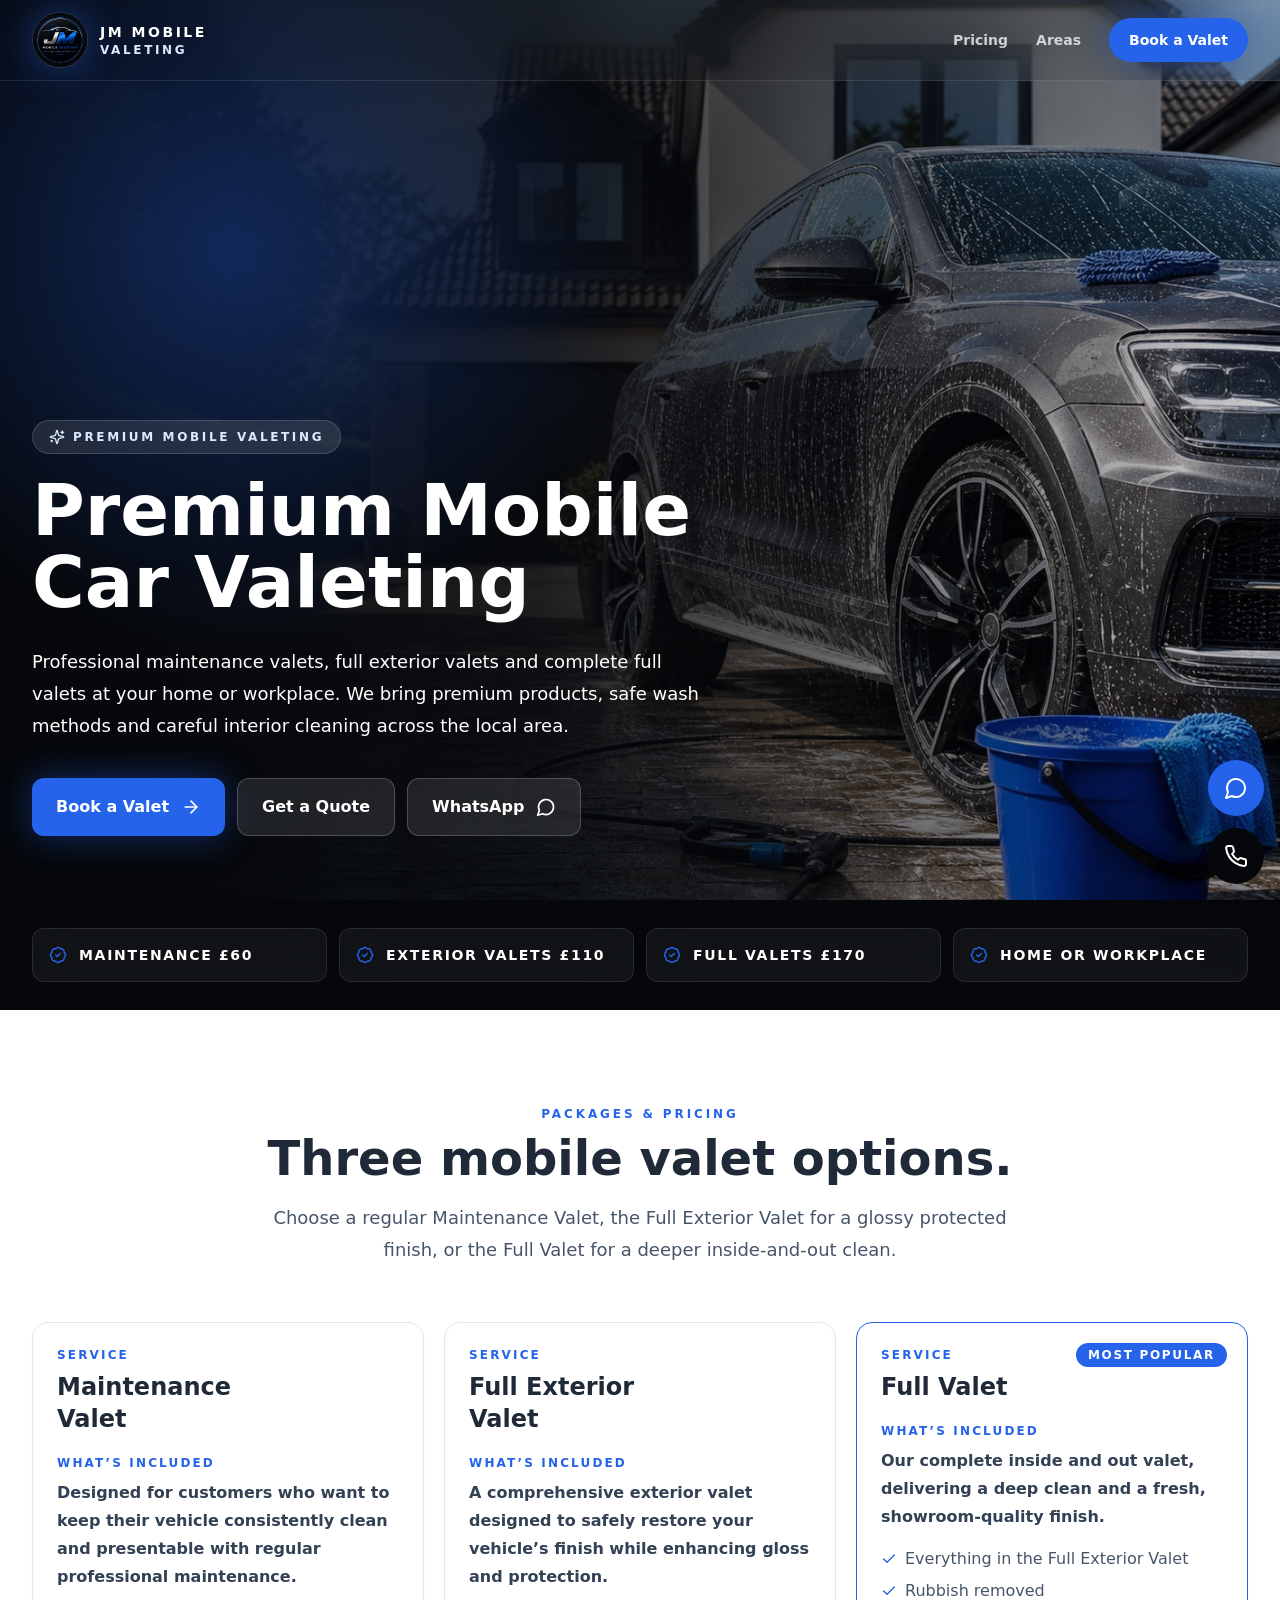
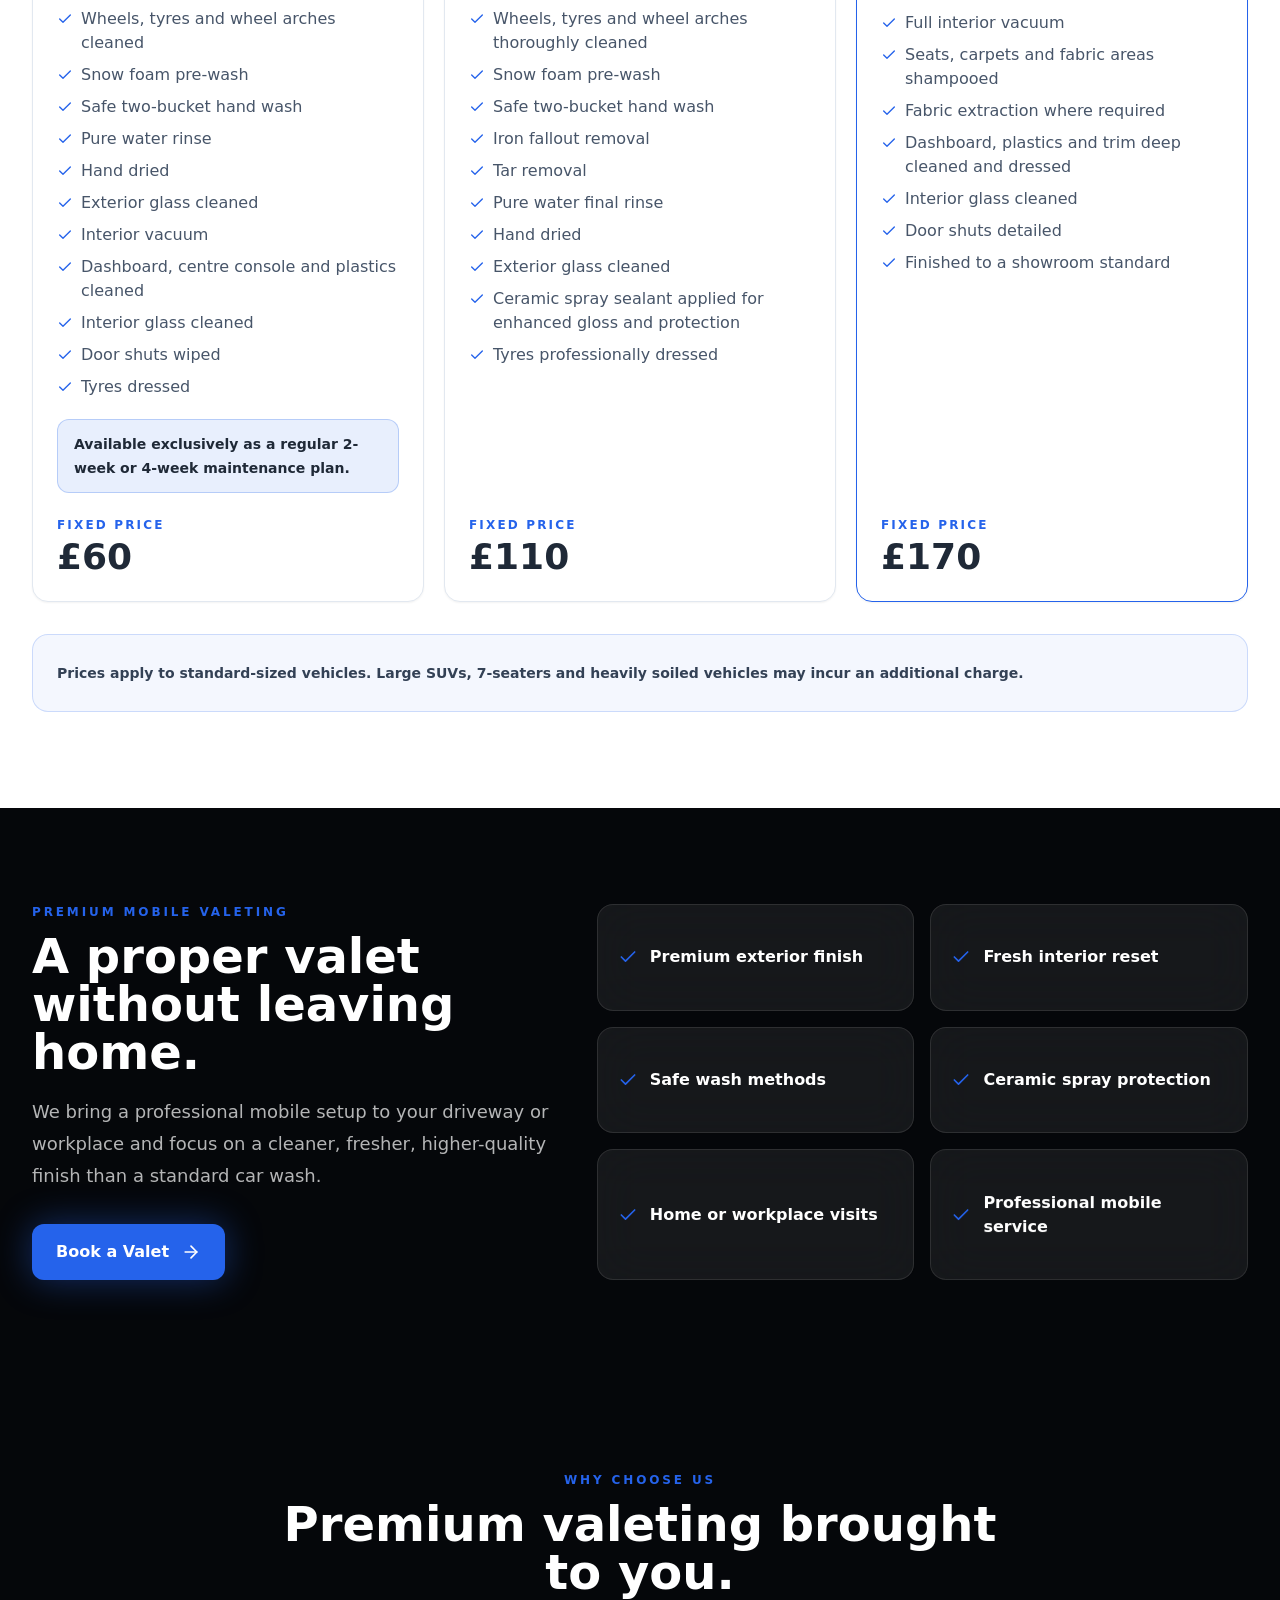
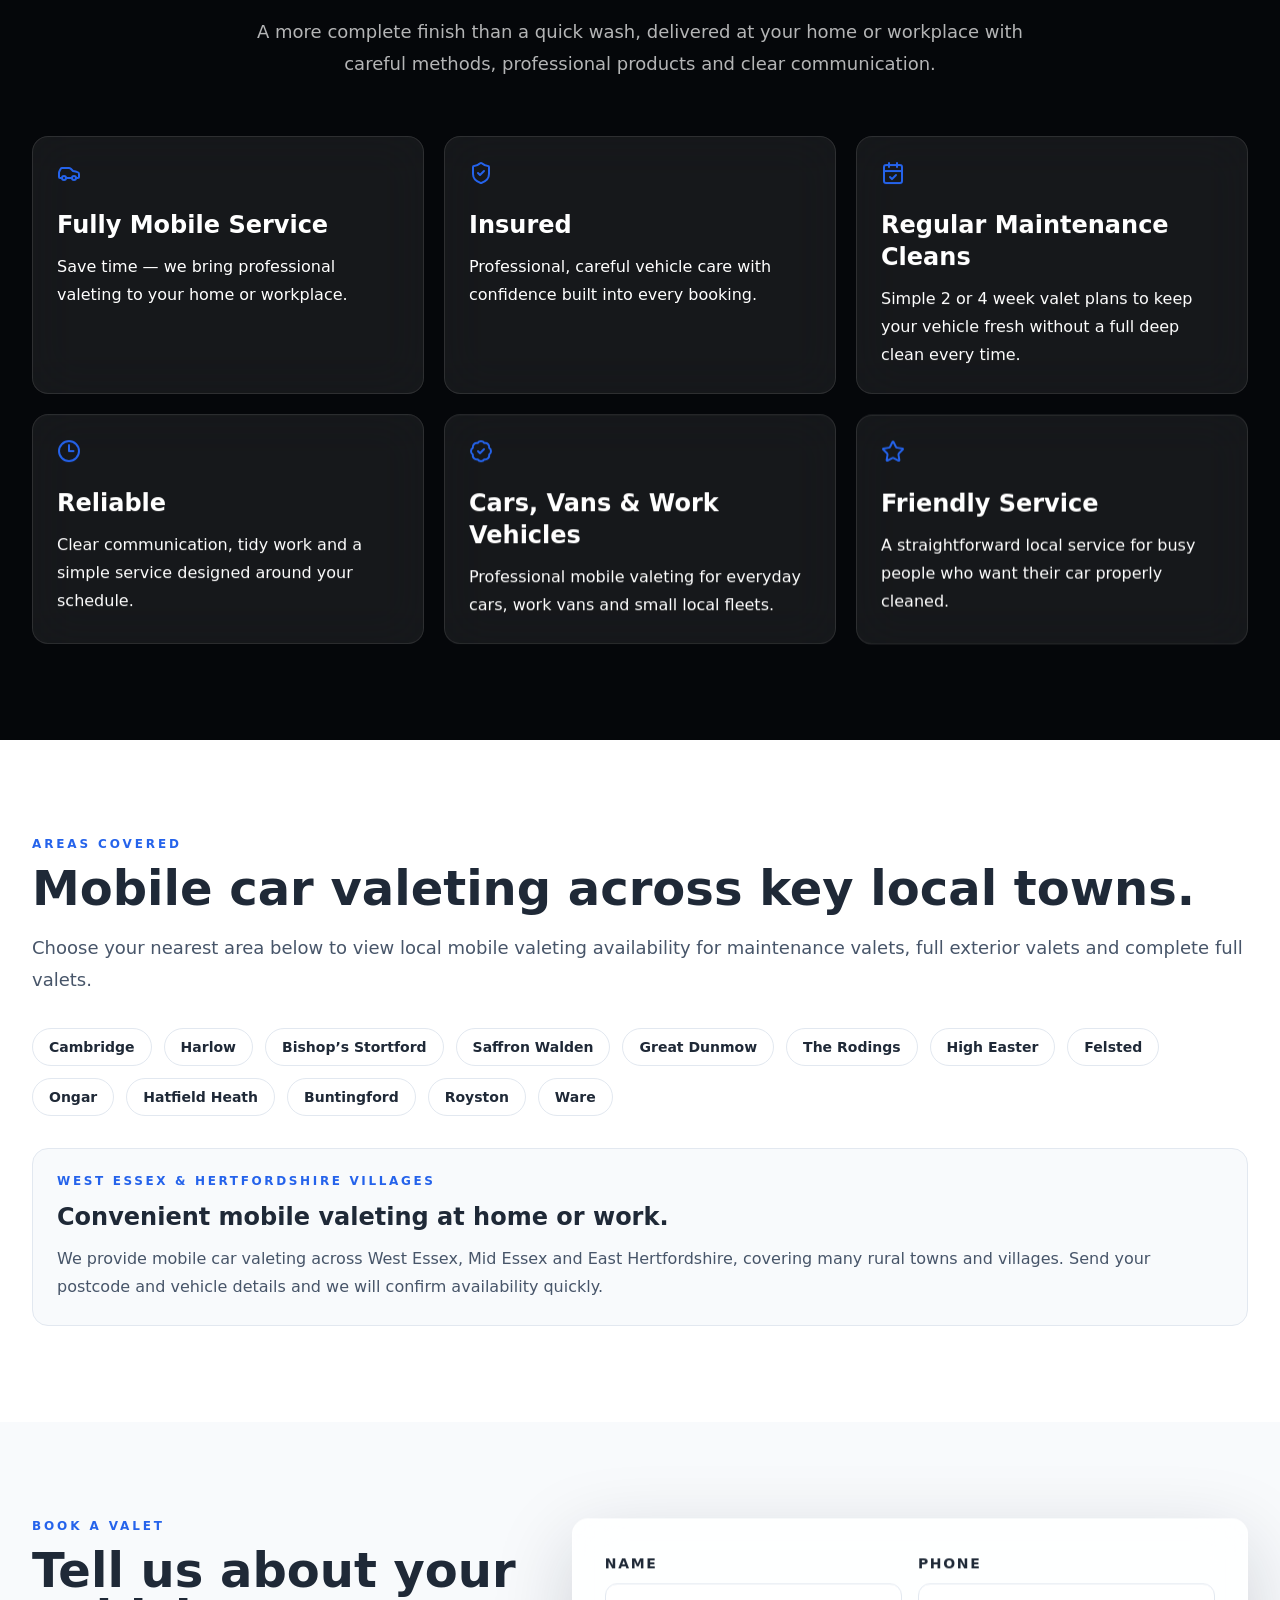
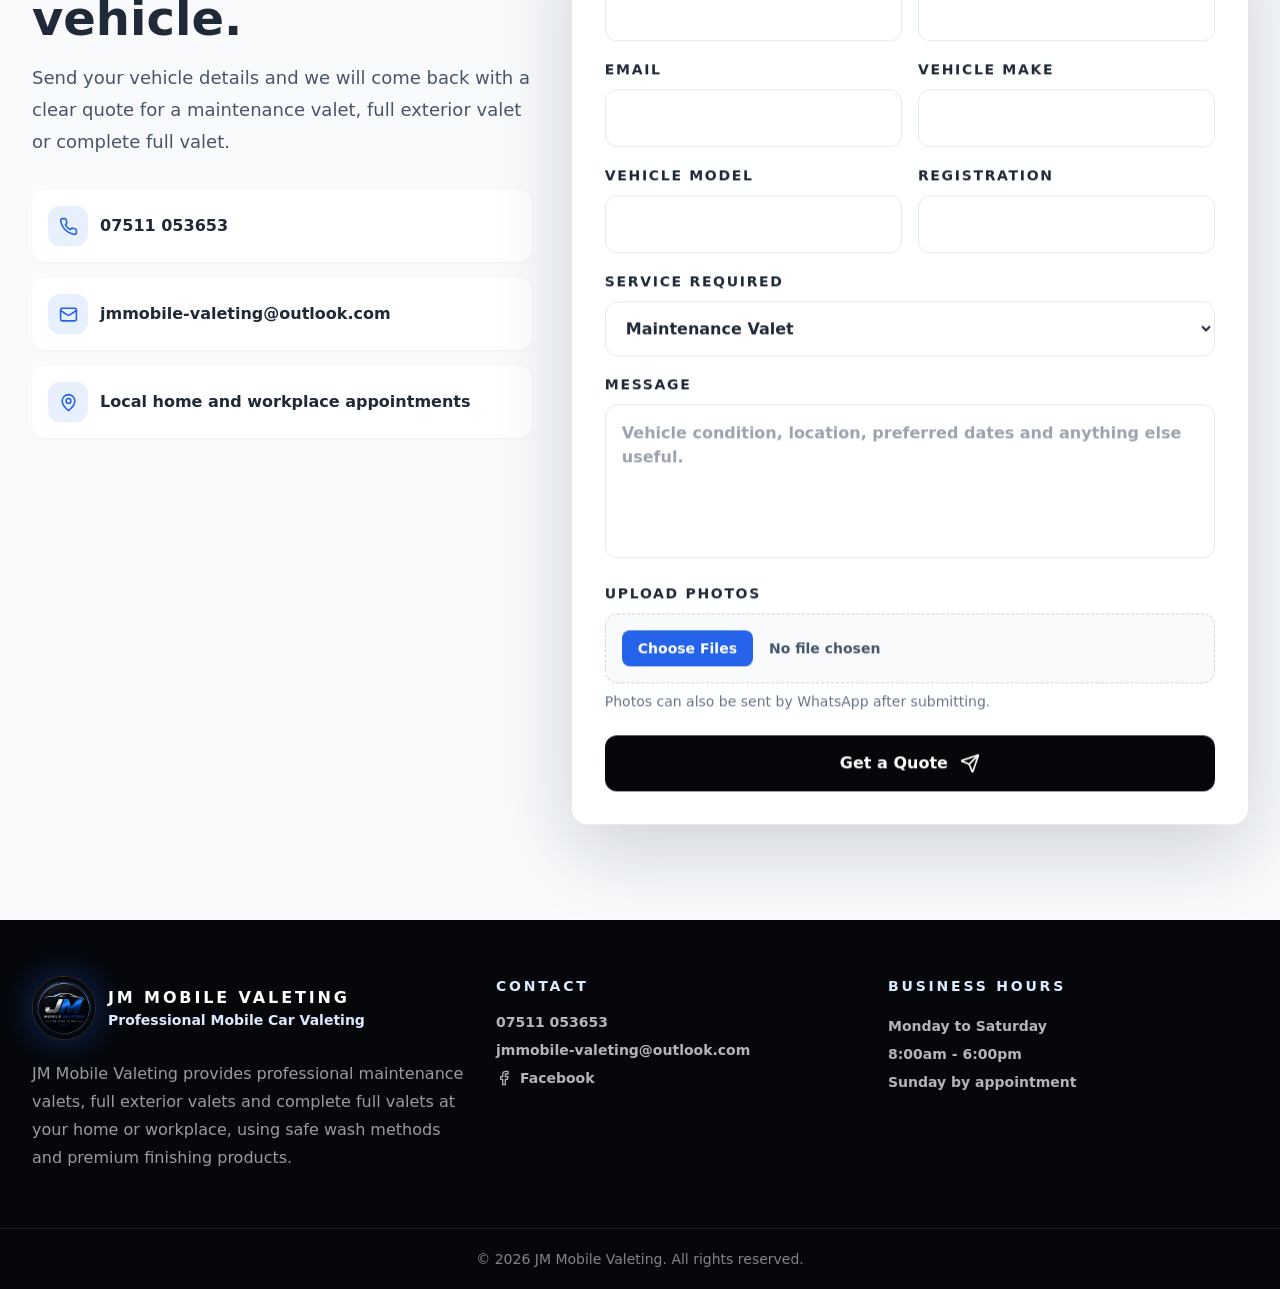
<file: index.html>
<!doctype html>
<html lang="en">
  <head>
    <meta charset="UTF-8" />
    <meta name="viewport" content="width=device-width, initial-scale=1.0" />
    <meta name="description" content="Mobile car valeting across Cambridge, Harlow, Bishop's Stortford, Saffron Walden, Great Dunmow, West Essex, Mid Essex and East Hertfordshire. Maintenance valets at £60, full exterior valets at £110 and full valets at £170." />
    <meta property="og:title" content="JM Mobile Valeting | Premium Mobile Valeting" />
    <meta property="og:description" content="Professional mobile valeting at your home or workplace. Maintenance valets at £60, full exterior valets at £110 and full valets at £170." />
    <meta property="og:type" content="website" />
    <meta property="og:image" content="./valeting-photos/hero-luxury-valeting.jpg" />
    <link rel="icon" href="./favicon.svg" type="image/svg+xml" />
    <title>JM Mobile Valeting | Premium Mobile Valeting</title>
    <script type="module" crossorigin src="./assets/index-B0g-IAdA.js"></script>
    <link rel="stylesheet" crossorigin href="./assets/index-CRTFkrTY.css">
  </head>
  <body>
    <div id="root"></div>
  </body>
</html>
</file>
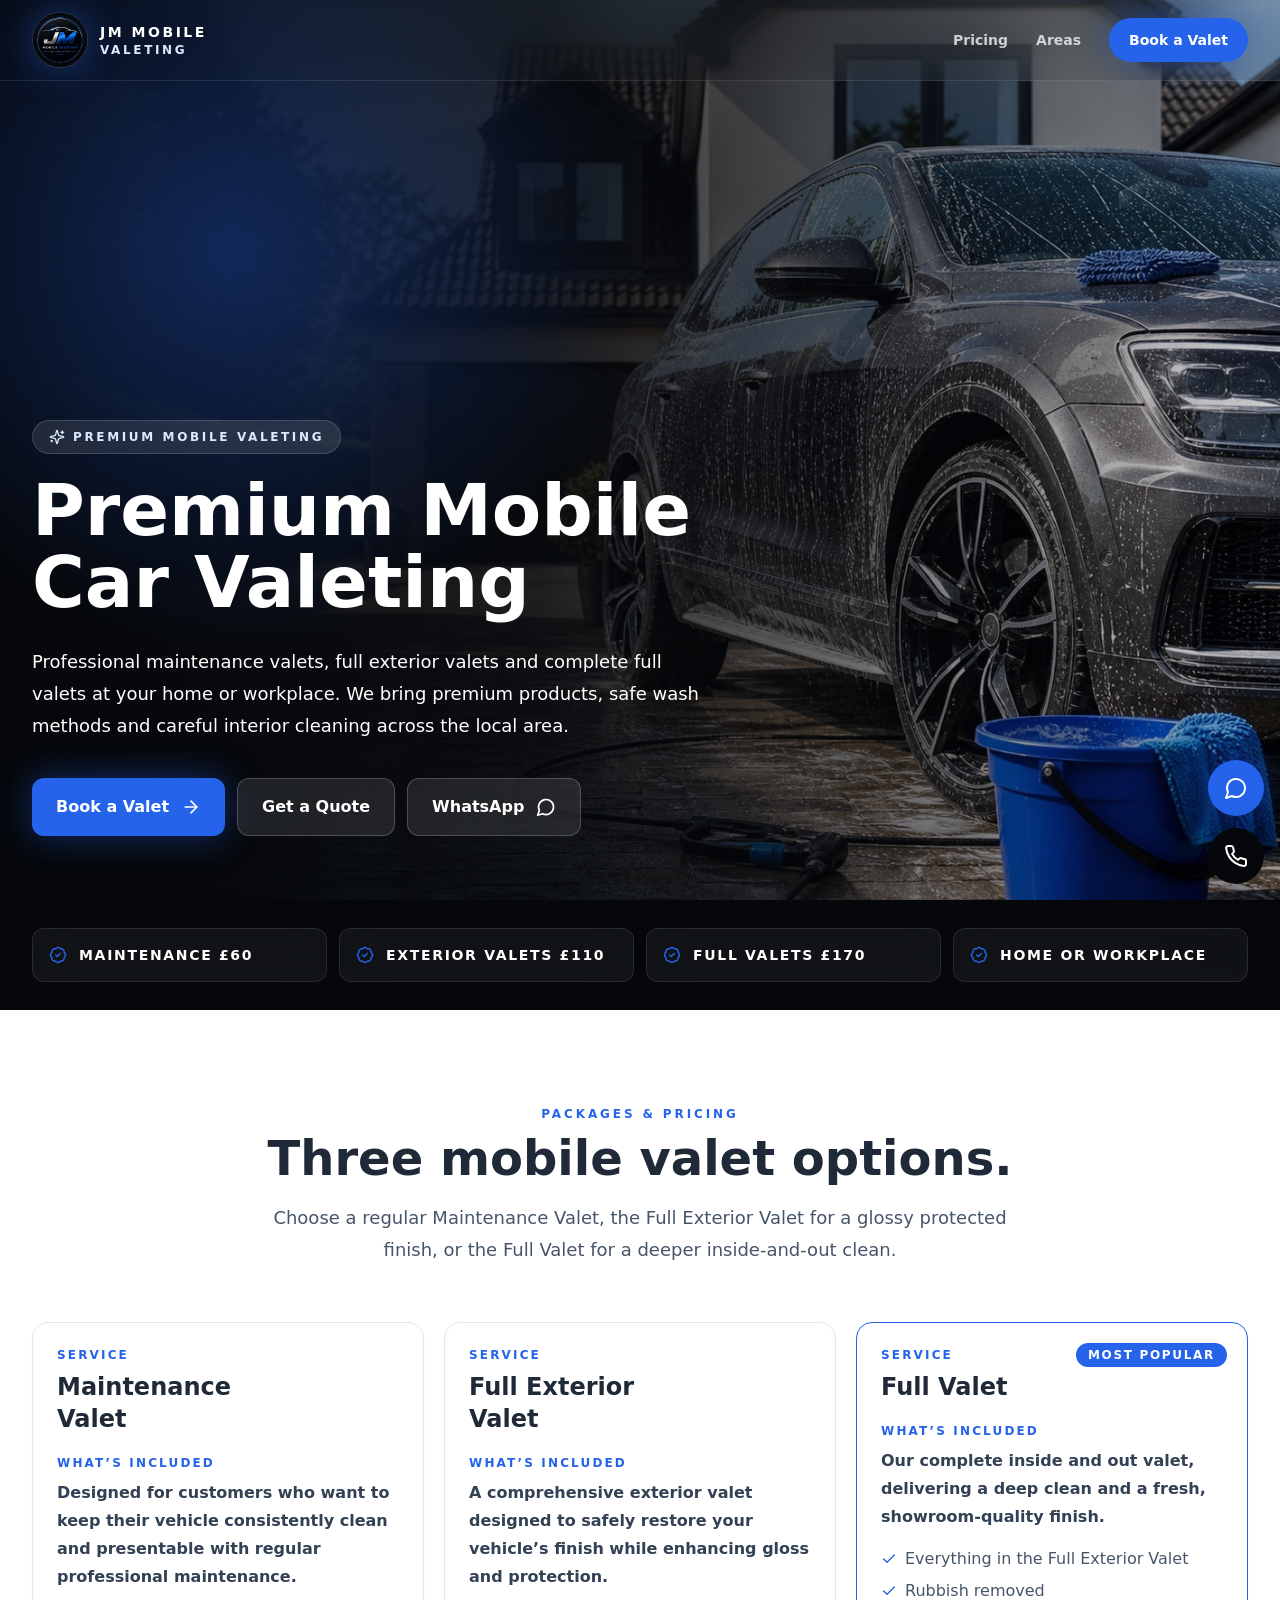
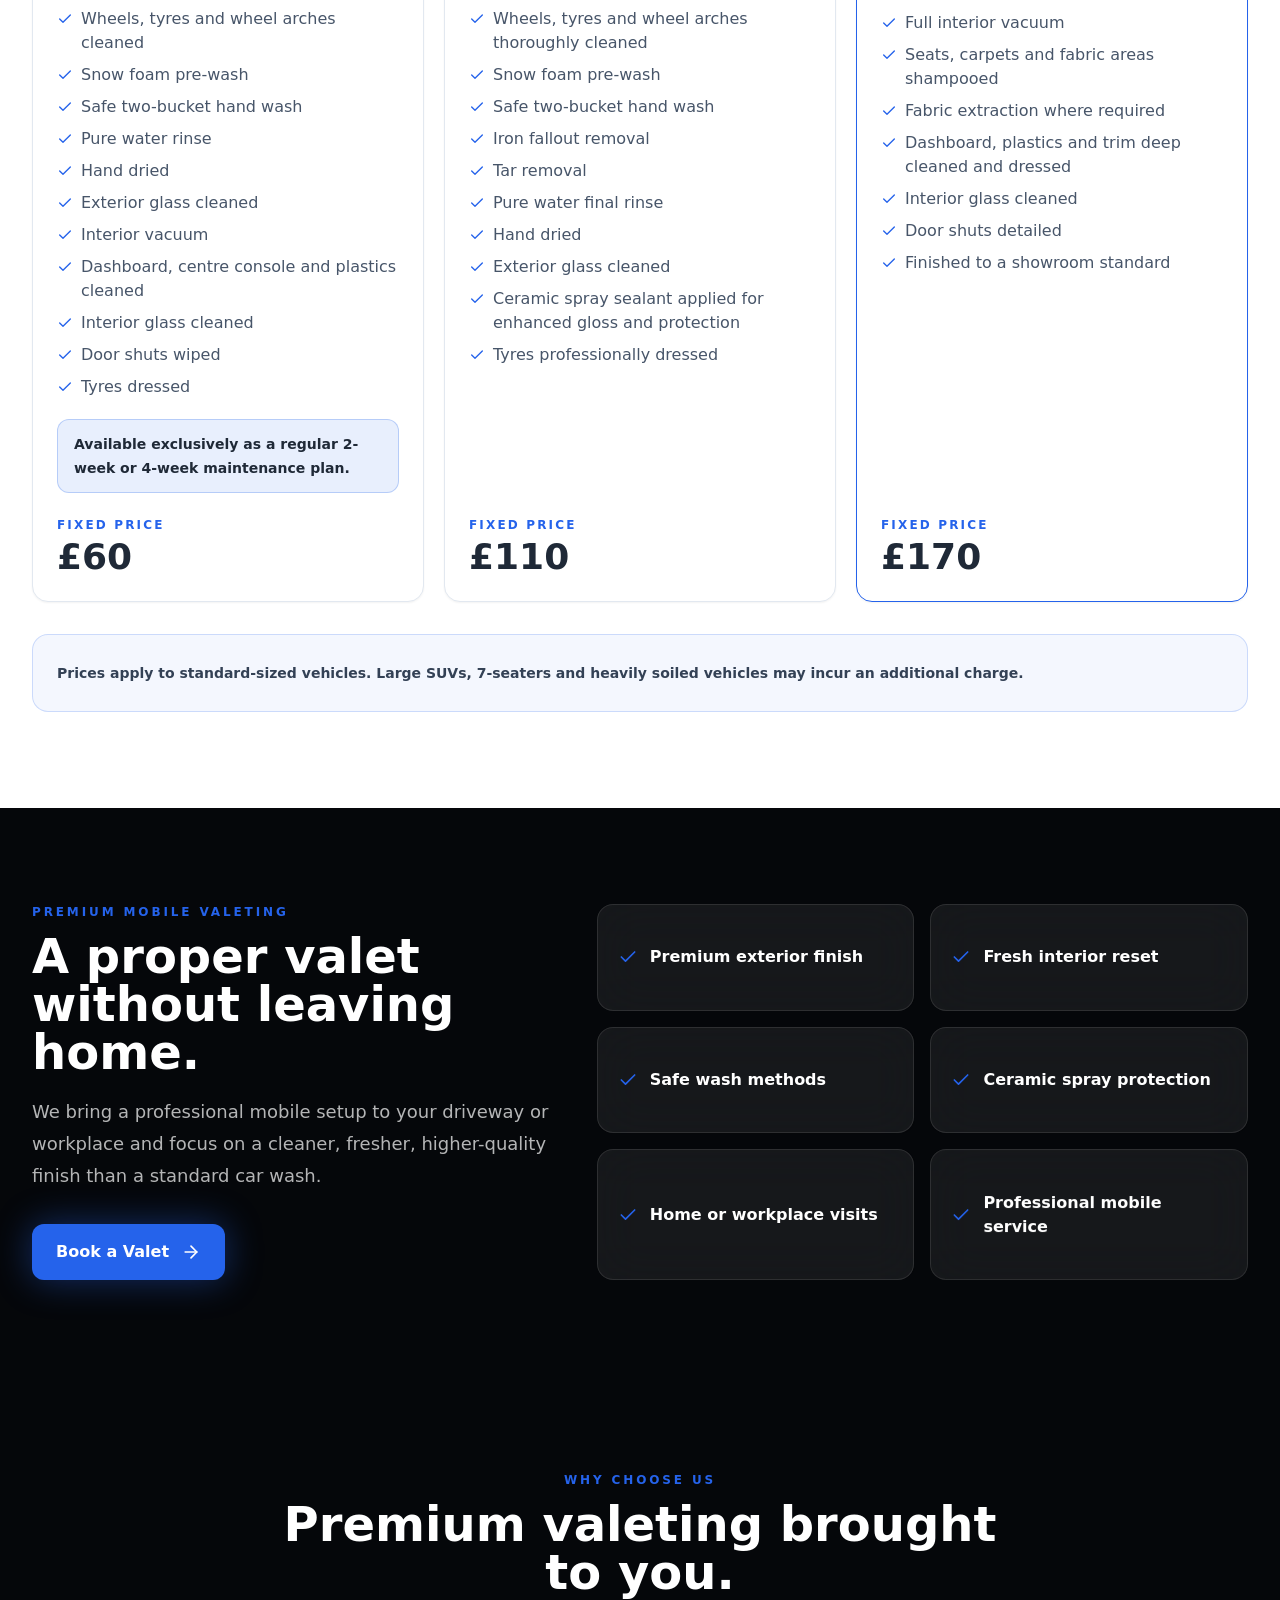
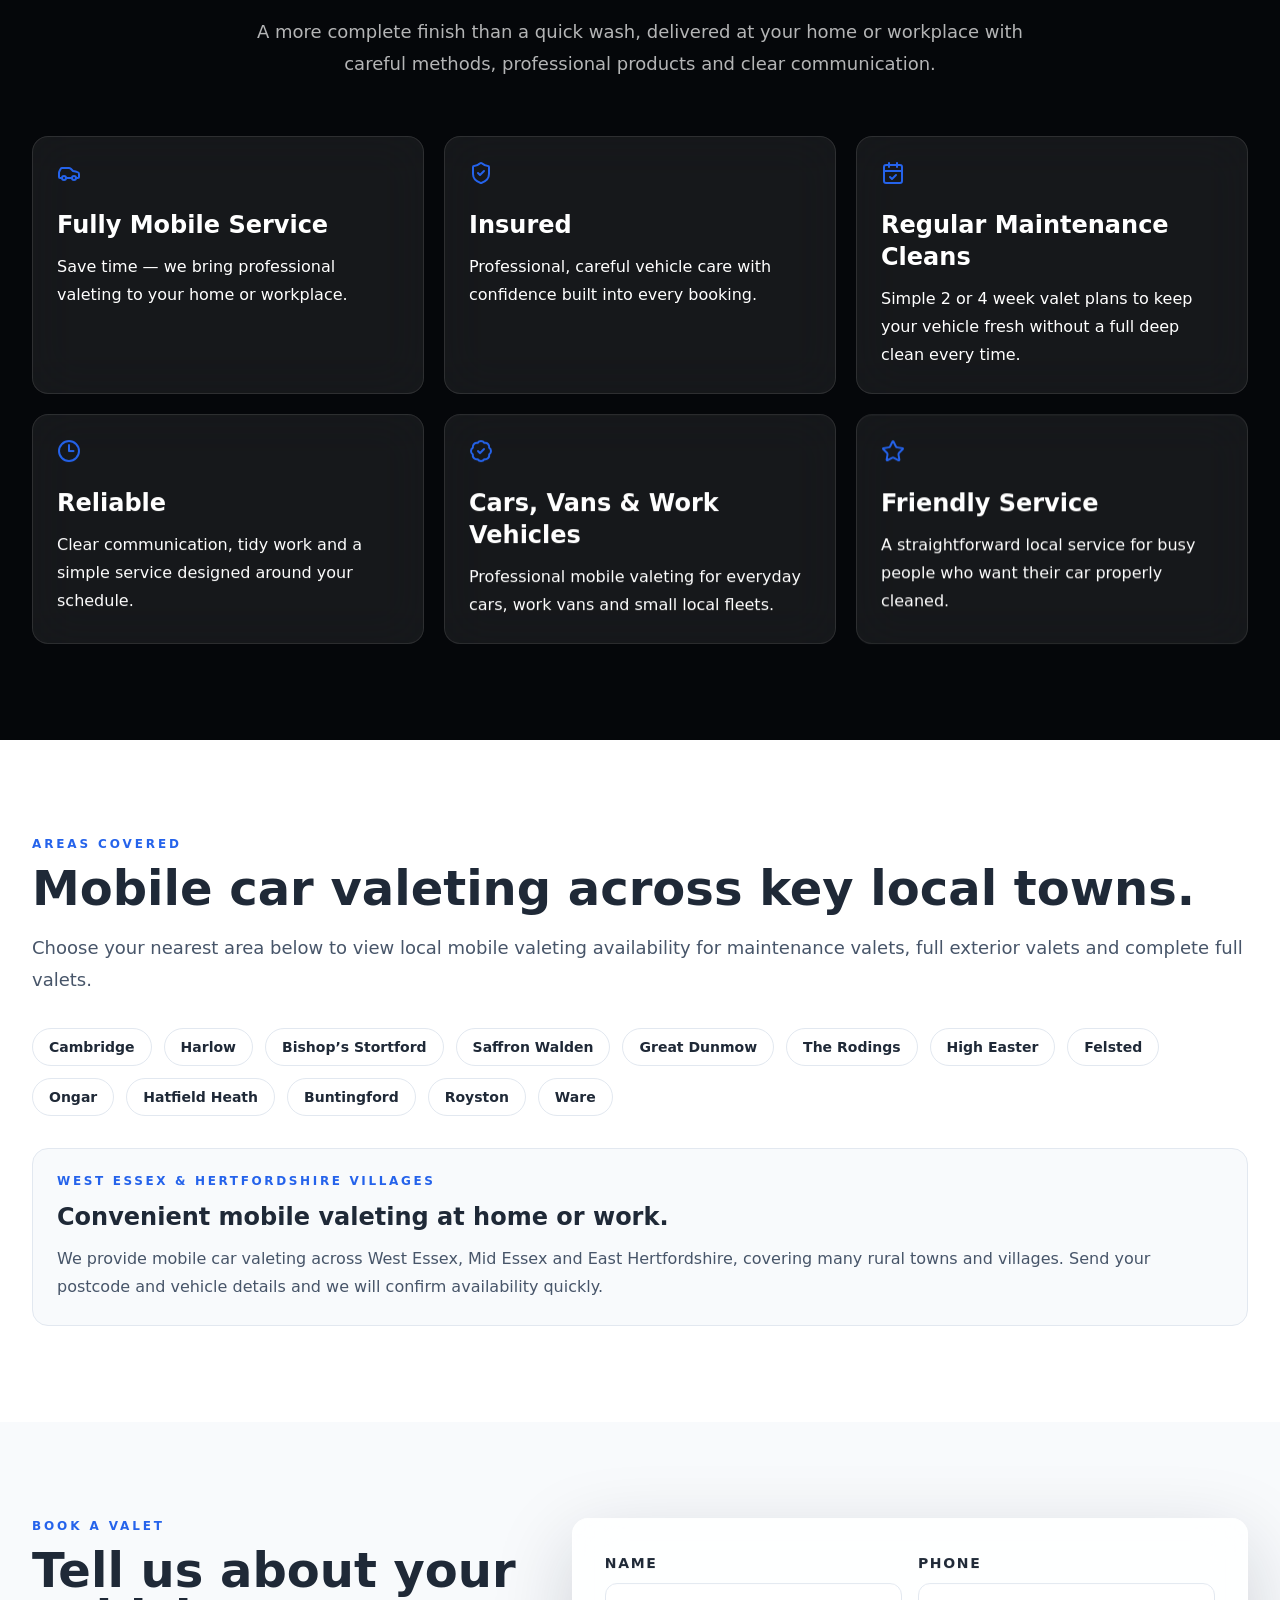
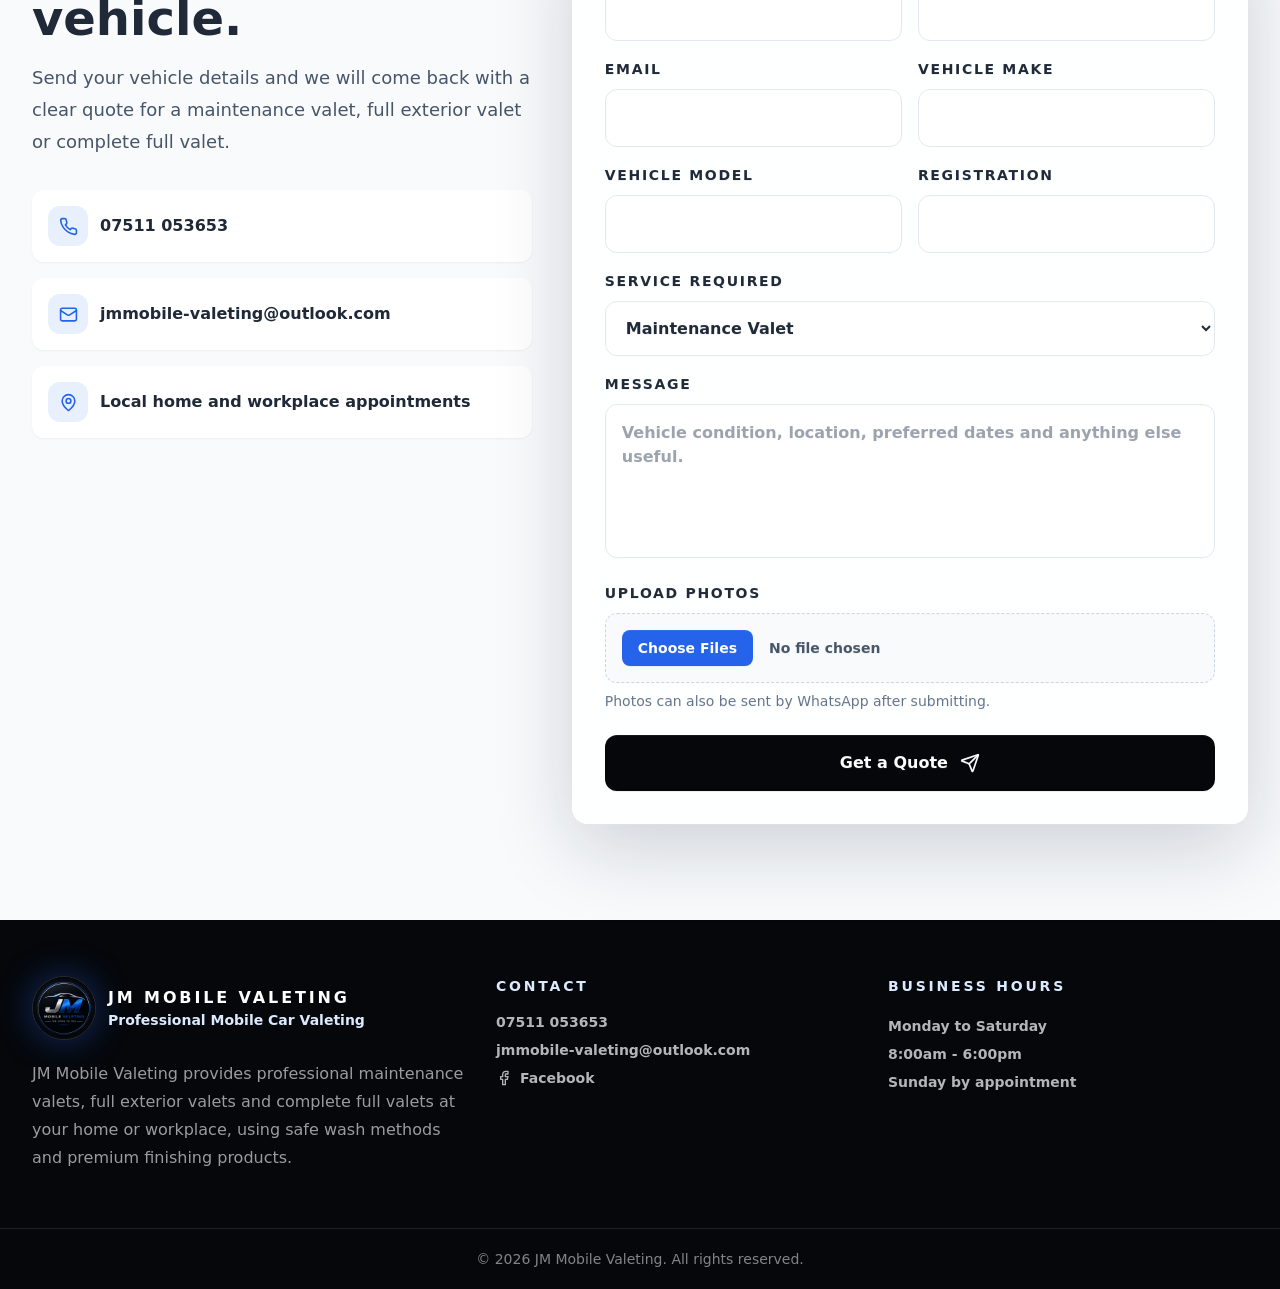
<file: locations/bishops-stortford/index.html>
<!doctype html>
<html lang="en">
  <head>
    <meta charset="UTF-8" />
    <meta name="viewport" content="width=device-width, initial-scale=1.0" />
    <meta name="description" content="Mobile car valeting across Cambridge, Harlow, Bishop's Stortford, Saffron Walden, Great Dunmow, West Essex, Mid Essex and East Hertfordshire. Maintenance valets at £60, full exterior valets at £110 and full valets at £170." />
    <meta property="og:title" content="JM Mobile Valeting | Premium Mobile Valeting" />
    <meta property="og:description" content="Professional mobile valeting at your home or workplace. Maintenance valets at £60, full exterior valets at £110 and full valets at £170." />
    <meta property="og:type" content="website" />
    <meta property="og:image" content="../../valeting-photos/hero-luxury-valeting.jpg" />
    <link rel="icon" href="../../favicon.svg" type="image/svg+xml" />
    <title>JM Mobile Valeting | Premium Mobile Valeting</title>
    <script type="module" crossorigin src="../../assets/index-B0g-IAdA.js"></script>
    <link rel="stylesheet" crossorigin href="../../assets/index-CRTFkrTY.css">
  </head>
  <body>
    <div id="root"></div>
  </body>
</html>
</file>
<file: assets/index-CRTFkrTY.css>
*,:before,:after{--tw-border-spacing-x: 0;--tw-border-spacing-y: 0;--tw-translate-x: 0;--tw-translate-y: 0;--tw-rotate: 0;--tw-skew-x: 0;--tw-skew-y: 0;--tw-scale-x: 1;--tw-scale-y: 1;--tw-pan-x: ;--tw-pan-y: ;--tw-pinch-zoom: ;--tw-scroll-snap-strictness: proximity;--tw-gradient-from-position: ;--tw-gradient-via-position: ;--tw-gradient-to-position: ;--tw-ordinal: ;--tw-slashed-zero: ;--tw-numeric-figure: ;--tw-numeric-spacing: ;--tw-numeric-fraction: ;--tw-ring-inset: ;--tw-ring-offset-width: 0px;--tw-ring-offset-color: #fff;--tw-ring-color: rgb(59 130 246 / .5);--tw-ring-offset-shadow: 0 0 #0000;--tw-ring-shadow: 0 0 #0000;--tw-shadow: 0 0 #0000;--tw-shadow-colored: 0 0 #0000;--tw-blur: ;--tw-brightness: ;--tw-contrast: ;--tw-grayscale: ;--tw-hue-rotate: ;--tw-invert: ;--tw-saturate: ;--tw-sepia: ;--tw-drop-shadow: ;--tw-backdrop-blur: ;--tw-backdrop-brightness: ;--tw-backdrop-contrast: ;--tw-backdrop-grayscale: ;--tw-backdrop-hue-rotate: ;--tw-backdrop-invert: ;--tw-backdrop-opacity: ;--tw-backdrop-saturate: ;--tw-backdrop-sepia: ;--tw-contain-size: ;--tw-contain-layout: ;--tw-contain-paint: ;--tw-contain-style: }::backdrop{--tw-border-spacing-x: 0;--tw-border-spacing-y: 0;--tw-translate-x: 0;--tw-translate-y: 0;--tw-rotate: 0;--tw-skew-x: 0;--tw-skew-y: 0;--tw-scale-x: 1;--tw-scale-y: 1;--tw-pan-x: ;--tw-pan-y: ;--tw-pinch-zoom: ;--tw-scroll-snap-strictness: proximity;--tw-gradient-from-position: ;--tw-gradient-via-position: ;--tw-gradient-to-position: ;--tw-ordinal: ;--tw-slashed-zero: ;--tw-numeric-figure: ;--tw-numeric-spacing: ;--tw-numeric-fraction: ;--tw-ring-inset: ;--tw-ring-offset-width: 0px;--tw-ring-offset-color: #fff;--tw-ring-color: rgb(59 130 246 / .5);--tw-ring-offset-shadow: 0 0 #0000;--tw-ring-shadow: 0 0 #0000;--tw-shadow: 0 0 #0000;--tw-shadow-colored: 0 0 #0000;--tw-blur: ;--tw-brightness: ;--tw-contrast: ;--tw-grayscale: ;--tw-hue-rotate: ;--tw-invert: ;--tw-saturate: ;--tw-sepia: ;--tw-drop-shadow: ;--tw-backdrop-blur: ;--tw-backdrop-brightness: ;--tw-backdrop-contrast: ;--tw-backdrop-grayscale: ;--tw-backdrop-hue-rotate: ;--tw-backdrop-invert: ;--tw-backdrop-opacity: ;--tw-backdrop-saturate: ;--tw-backdrop-sepia: ;--tw-contain-size: ;--tw-contain-layout: ;--tw-contain-paint: ;--tw-contain-style: }*,:before,:after{box-sizing:border-box;border-width:0;border-style:solid;border-color:#e5e7eb}:before,:after{--tw-content: ""}html,:host{line-height:1.5;-webkit-text-size-adjust:100%;-moz-tab-size:4;-o-tab-size:4;tab-size:4;font-family:ui-sans-serif,system-ui,sans-serif,"Apple Color Emoji","Segoe UI Emoji",Segoe UI Symbol,"Noto Color Emoji";font-feature-settings:normal;font-variation-settings:normal;-webkit-tap-highlight-color:transparent}body{margin:0;line-height:inherit}hr{height:0;color:inherit;border-top-width:1px}abbr:where([title]){-webkit-text-decoration:underline dotted;text-decoration:underline dotted}h1,h2,h3,h4,h5,h6{font-size:inherit;font-weight:inherit}a{color:inherit;text-decoration:inherit}b,strong{font-weight:bolder}code,kbd,samp,pre{font-family:ui-monospace,SFMono-Regular,Menlo,Monaco,Consolas,Liberation Mono,Courier New,monospace;font-feature-settings:normal;font-variation-settings:normal;font-size:1em}small{font-size:80%}sub,sup{font-size:75%;line-height:0;position:relative;vertical-align:baseline}sub{bottom:-.25em}sup{top:-.5em}table{text-indent:0;border-color:inherit;border-collapse:collapse}button,input,optgroup,select,textarea{font-family:inherit;font-feature-settings:inherit;font-variation-settings:inherit;font-size:100%;font-weight:inherit;line-height:inherit;letter-spacing:inherit;color:inherit;margin:0;padding:0}button,select{text-transform:none}button,input:where([type=button]),input:where([type=reset]),input:where([type=submit]){-webkit-appearance:button;background-color:transparent;background-image:none}:-moz-focusring{outline:auto}:-moz-ui-invalid{box-shadow:none}progress{vertical-align:baseline}::-webkit-inner-spin-button,::-webkit-outer-spin-button{height:auto}[type=search]{-webkit-appearance:textfield;outline-offset:-2px}::-webkit-search-decoration{-webkit-appearance:none}::-webkit-file-upload-button{-webkit-appearance:button;font:inherit}summary{display:list-item}blockquote,dl,dd,h1,h2,h3,h4,h5,h6,hr,figure,p,pre{margin:0}fieldset{margin:0;padding:0}legend{padding:0}ol,ul,menu{list-style:none;margin:0;padding:0}dialog{padding:0}textarea{resize:vertical}input::-moz-placeholder,textarea::-moz-placeholder{opacity:1;color:#9ca3af}input::placeholder,textarea::placeholder{opacity:1;color:#9ca3af}button,[role=button]{cursor:pointer}:disabled{cursor:default}img,svg,video,canvas,audio,iframe,embed,object{display:block;vertical-align:middle}img,video{max-width:100%;height:auto}[hidden]:where(:not([hidden=until-found])){display:none}html{scroll-behavior:smooth}body{margin:0;min-width:320px;background:#fff;font-family:Inter,ui-sans-serif,system-ui,sans-serif;-webkit-font-smoothing:antialiased;text-rendering:optimizeLegibility}*{box-sizing:border-box}::-moz-selection{background:#2563eb;color:#fff}::selection{background:#2563eb;color:#fff}.visible{visibility:visible}.fixed{position:fixed}.absolute{position:absolute}.relative{position:relative}.inset-0{inset:0}.inset-x-0{left:0;right:0}.bottom-4{bottom:1rem}.right-4{right:1rem}.right-5{right:1.25rem}.top-0{top:0}.top-4{top:1rem}.top-5{top:1.25rem}.z-50{z-index:50}.mx-auto{margin-left:auto;margin-right:auto}.mb-14{margin-bottom:3.5rem}.mb-3{margin-bottom:.75rem}.mb-5{margin-bottom:1.25rem}.mt-1{margin-top:.25rem}.mt-2{margin-top:.5rem}.mt-3{margin-top:.75rem}.mt-4{margin-top:1rem}.mt-5{margin-top:1.25rem}.mt-6{margin-top:1.5rem}.mt-7{margin-top:1.75rem}.mt-8{margin-top:2rem}.mt-9{margin-top:2.25rem}.mt-auto{margin-top:auto}.block{display:block}.flex{display:flex}.inline-flex{display:inline-flex}.grid{display:grid}.hidden{display:none}.h-10{height:2.5rem}.h-12{height:3rem}.h-14{height:3.5rem}.h-16{height:4rem}.h-20{height:5rem}.h-full{height:100%}.h-px{height:1px}.min-h-\[82vh\]{min-height:82vh}.min-h-screen{min-height:100vh}.w-10{width:2.5rem}.w-12{width:3rem}.w-14{width:3.5rem}.w-16{width:4rem}.w-full{width:100%}.max-w-2xl{max-width:42rem}.max-w-3xl{max-width:48rem}.max-w-7xl{max-width:80rem}.max-w-md{max-width:28rem}.shrink-0{flex-shrink:0}.-translate-x-full{--tw-translate-x: -100%;transform:translate(var(--tw-translate-x),var(--tw-translate-y)) rotate(var(--tw-rotate)) skew(var(--tw-skew-x)) skewY(var(--tw-skew-y)) scaleX(var(--tw-scale-x)) scaleY(var(--tw-scale-y))}.resize-none{resize:none}.flex-col{flex-direction:column}.flex-wrap{flex-wrap:wrap}.place-items-center{place-items:center}.items-end{align-items:flex-end}.items-center{align-items:center}.justify-center{justify-content:center}.justify-between{justify-content:space-between}.gap-10{gap:2.5rem}.gap-2{gap:.5rem}.gap-3{gap:.75rem}.gap-4{gap:1rem}.gap-5{gap:1.25rem}.gap-7{gap:1.75rem}.gap-8{gap:2rem}.space-y-2>:not([hidden])~:not([hidden]){--tw-space-y-reverse: 0;margin-top:calc(.5rem * calc(1 - var(--tw-space-y-reverse)));margin-bottom:calc(.5rem * var(--tw-space-y-reverse))}.overflow-hidden{overflow:hidden}.rounded-2xl{border-radius:1rem}.rounded-full{border-radius:9999px}.rounded-xl{border-radius:.75rem}.border{border-width:1px}.border-b{border-bottom-width:1px}.border-t{border-top-width:1px}.border-dashed{border-style:dashed}.border-electric{--tw-border-opacity: 1;border-color:rgb(37 99 235 / var(--tw-border-opacity, 1))}.border-electric\/20{border-color:#2563eb33}.border-electric\/25{border-color:#2563eb40}.border-slate-200{--tw-border-opacity: 1;border-color:rgb(226 232 240 / var(--tw-border-opacity, 1))}.border-slate-300{--tw-border-opacity: 1;border-color:rgb(203 213 225 / var(--tw-border-opacity, 1))}.border-white\/10{border-color:#ffffff1a}.border-white\/15{border-color:#ffffff26}.border-white\/20{border-color:#fff3}.border-white\/70{border-color:#ffffffb3}.bg-\[\#05070a\]{--tw-bg-opacity: 1;background-color:rgb(5 7 10 / var(--tw-bg-opacity, 1))}.bg-electric{--tw-bg-opacity: 1;background-color:rgb(37 99 235 / var(--tw-bg-opacity, 1))}.bg-electric\/10{background-color:#2563eb1a}.bg-electric\/5{background-color:#2563eb0d}.bg-slate-100{--tw-bg-opacity: 1;background-color:rgb(241 245 249 / var(--tw-bg-opacity, 1))}.bg-slate-50{--tw-bg-opacity: 1;background-color:rgb(248 250 252 / var(--tw-bg-opacity, 1))}.bg-white{--tw-bg-opacity: 1;background-color:rgb(255 255 255 / var(--tw-bg-opacity, 1))}.bg-white\/10{background-color:#ffffff1a}.bg-white\/85{background-color:#ffffffd9}.bg-white\/\[0\.05\]{background-color:#ffffff0d}.bg-white\/\[0\.07\]{background-color:#ffffff12}.bg-\[linear-gradient\(90deg\,\#05070a_0\%\,rgba\(5\,7\,10\,\.88\)_42\%\,rgba\(5\,7\,10\,\.18\)_100\%\)\]{background-image:linear-gradient(90deg,#05070a,#05070ae0 42%,#05070a2e)}.bg-\[linear-gradient\(90deg\,\#05070a_0\%\,rgba\(5\,7\,10\,\.88\)_46\%\,rgba\(5\,7\,10\,\.24\)_100\%\)\]{background-image:linear-gradient(90deg,#05070a,#05070ae0 46%,#05070a3d)}.bg-\[radial-gradient\(circle_at_18\%_28\%\,rgba\(37\,99\,235\,\.34\)\,transparent_32\%\)\]{background-image:radial-gradient(circle at 18% 28%,rgba(37,99,235,.34),transparent 32%)}.bg-gradient-to-r{background-image:linear-gradient(to right,var(--tw-gradient-stops))}.from-transparent{--tw-gradient-from: transparent var(--tw-gradient-from-position);--tw-gradient-to: rgb(0 0 0 / 0) var(--tw-gradient-to-position);--tw-gradient-stops: var(--tw-gradient-from), var(--tw-gradient-to)}.via-electric{--tw-gradient-to: rgb(37 99 235 / 0) var(--tw-gradient-to-position);--tw-gradient-stops: var(--tw-gradient-from), #2563EB var(--tw-gradient-via-position), var(--tw-gradient-to)}.to-transparent{--tw-gradient-to: transparent var(--tw-gradient-to-position)}.object-cover{-o-object-fit:cover;object-fit:cover}.p-4{padding:1rem}.p-5{padding:1.25rem}.p-6{padding:1.5rem}.px-3{padding-left:.75rem;padding-right:.75rem}.px-4{padding-left:1rem;padding-right:1rem}.px-5{padding-left:1.25rem;padding-right:1.25rem}.px-6{padding-left:1.5rem;padding-right:1.5rem}.py-1{padding-top:.25rem;padding-bottom:.25rem}.py-14{padding-top:3.5rem;padding-bottom:3.5rem}.py-2{padding-top:.5rem;padding-bottom:.5rem}.py-24{padding-top:6rem;padding-bottom:6rem}.py-3{padding-top:.75rem;padding-bottom:.75rem}.py-4{padding-top:1rem;padding-bottom:1rem}.py-5{padding-top:1.25rem;padding-bottom:1.25rem}.py-7{padding-top:1.75rem;padding-bottom:1.75rem}.pb-16{padding-bottom:4rem}.pr-28{padding-right:7rem}.pt-24{padding-top:6rem}.pt-5{padding-top:1.25rem}.pt-6{padding-top:1.5rem}.text-center{text-align:center}.text-2xl{font-size:1.5rem;line-height:2rem}.text-4xl{font-size:2.25rem;line-height:2.5rem}.text-5xl{font-size:3rem;line-height:1}.text-lg{font-size:1.125rem;line-height:1.75rem}.text-sm{font-size:.875rem;line-height:1.25rem}.text-xs{font-size:.75rem;line-height:1rem}.font-black{font-weight:900}.font-bold{font-weight:700}.font-semibold{font-weight:600}.uppercase{text-transform:uppercase}.leading-6{line-height:1.5rem}.leading-7{line-height:1.75rem}.leading-8{line-height:2rem}.leading-\[0\.96\]{line-height:.96}.tracking-\[0\.12em\]{letter-spacing:.12em}.tracking-\[0\.14em\]{letter-spacing:.14em}.tracking-\[0\.18em\]{letter-spacing:.18em}.tracking-\[0\.22em\]{letter-spacing:.22em}.tracking-\[0\.24em\]{letter-spacing:.24em}.tracking-\[0\.2em\]{letter-spacing:.2em}.text-blue-100{--tw-text-opacity: 1;color:rgb(219 234 254 / var(--tw-text-opacity, 1))}.text-electric{--tw-text-opacity: 1;color:rgb(37 99 235 / var(--tw-text-opacity, 1))}.text-graphite{--tw-text-opacity: 1;color:rgb(31 41 55 / var(--tw-text-opacity, 1))}.text-slate-500{--tw-text-opacity: 1;color:rgb(100 116 139 / var(--tw-text-opacity, 1))}.text-slate-600{--tw-text-opacity: 1;color:rgb(71 85 105 / var(--tw-text-opacity, 1))}.text-slate-700{--tw-text-opacity: 1;color:rgb(51 65 85 / var(--tw-text-opacity, 1))}.text-white{--tw-text-opacity: 1;color:rgb(255 255 255 / var(--tw-text-opacity, 1))}.text-white\/50{color:#ffffff80}.text-white\/60{color:#fff9}.text-white\/70{color:#ffffffb3}.text-white\/75{color:#ffffffbf}.shadow-glow{--tw-shadow: 0 0 36px rgba(37, 99, 235, .42);--tw-shadow-colored: 0 0 36px var(--tw-shadow-color);box-shadow:var(--tw-ring-offset-shadow, 0 0 #0000),var(--tw-ring-shadow, 0 0 #0000),var(--tw-shadow)}.shadow-premium{--tw-shadow: 0 24px 80px rgba(15, 23, 42, .18);--tw-shadow-colored: 0 24px 80px var(--tw-shadow-color);box-shadow:var(--tw-ring-offset-shadow, 0 0 #0000),var(--tw-ring-shadow, 0 0 #0000),var(--tw-shadow)}.shadow-sm{--tw-shadow: 0 1px 2px 0 rgb(0 0 0 / .05);--tw-shadow-colored: 0 1px 2px 0 var(--tw-shadow-color);box-shadow:var(--tw-ring-offset-shadow, 0 0 #0000),var(--tw-ring-shadow, 0 0 #0000),var(--tw-shadow)}.outline-none{outline:2px solid transparent;outline-offset:2px}.backdrop-blur-2xl{--tw-backdrop-blur: blur(40px);-webkit-backdrop-filter:var(--tw-backdrop-blur) var(--tw-backdrop-brightness) var(--tw-backdrop-contrast) var(--tw-backdrop-grayscale) var(--tw-backdrop-hue-rotate) var(--tw-backdrop-invert) var(--tw-backdrop-opacity) var(--tw-backdrop-saturate) var(--tw-backdrop-sepia);backdrop-filter:var(--tw-backdrop-blur) var(--tw-backdrop-brightness) var(--tw-backdrop-contrast) var(--tw-backdrop-grayscale) var(--tw-backdrop-hue-rotate) var(--tw-backdrop-invert) var(--tw-backdrop-opacity) var(--tw-backdrop-saturate) var(--tw-backdrop-sepia)}.backdrop-blur-xl{--tw-backdrop-blur: blur(24px);-webkit-backdrop-filter:var(--tw-backdrop-blur) var(--tw-backdrop-brightness) var(--tw-backdrop-contrast) var(--tw-backdrop-grayscale) var(--tw-backdrop-hue-rotate) var(--tw-backdrop-invert) var(--tw-backdrop-opacity) var(--tw-backdrop-saturate) var(--tw-backdrop-sepia);backdrop-filter:var(--tw-backdrop-blur) var(--tw-backdrop-brightness) var(--tw-backdrop-contrast) var(--tw-backdrop-grayscale) var(--tw-backdrop-hue-rotate) var(--tw-backdrop-invert) var(--tw-backdrop-opacity) var(--tw-backdrop-saturate) var(--tw-backdrop-sepia)}.transition{transition-property:color,background-color,border-color,text-decoration-color,fill,stroke,opacity,box-shadow,transform,filter,backdrop-filter;transition-timing-function:cubic-bezier(.4,0,.2,1);transition-duration:.15s}.file\:mr-4::file-selector-button{margin-right:1rem}.file\:rounded-lg::file-selector-button{border-radius:.5rem}.file\:border-0::file-selector-button{border-width:0px}.file\:bg-electric::file-selector-button{--tw-bg-opacity: 1;background-color:rgb(37 99 235 / var(--tw-bg-opacity, 1))}.file\:px-4::file-selector-button{padding-left:1rem;padding-right:1rem}.file\:py-2::file-selector-button{padding-top:.5rem;padding-bottom:.5rem}.file\:font-black::file-selector-button{font-weight:900}.file\:text-white::file-selector-button{--tw-text-opacity: 1;color:rgb(255 255 255 / var(--tw-text-opacity, 1))}.hover\:border-electric:hover{--tw-border-opacity: 1;border-color:rgb(37 99 235 / var(--tw-border-opacity, 1))}.hover\:bg-blue-500:hover{--tw-bg-opacity: 1;background-color:rgb(59 130 246 / var(--tw-bg-opacity, 1))}.hover\:bg-electric:hover{--tw-bg-opacity: 1;background-color:rgb(37 99 235 / var(--tw-bg-opacity, 1))}.hover\:bg-white\/20:hover{background-color:#fff3}.hover\:text-blue-100:hover{--tw-text-opacity: 1;color:rgb(219 234 254 / var(--tw-text-opacity, 1))}.hover\:text-electric:hover{--tw-text-opacity: 1;color:rgb(37 99 235 / var(--tw-text-opacity, 1))}.hover\:shadow-premium:hover{--tw-shadow: 0 24px 80px rgba(15, 23, 42, .18);--tw-shadow-colored: 0 24px 80px var(--tw-shadow-color);box-shadow:var(--tw-ring-offset-shadow, 0 0 #0000),var(--tw-ring-shadow, 0 0 #0000),var(--tw-shadow)}.focus\:border-electric:focus{--tw-border-opacity: 1;border-color:rgb(37 99 235 / var(--tw-border-opacity, 1))}.focus\:ring-4:focus{--tw-ring-offset-shadow: var(--tw-ring-inset) 0 0 0 var(--tw-ring-offset-width) var(--tw-ring-offset-color);--tw-ring-shadow: var(--tw-ring-inset) 0 0 0 calc(4px + var(--tw-ring-offset-width)) var(--tw-ring-color);box-shadow:var(--tw-ring-offset-shadow),var(--tw-ring-shadow),var(--tw-shadow, 0 0 #0000)}.focus\:ring-electric\/15:focus{--tw-ring-color: rgb(37 99 235 / .15)}@media(min-width:640px){.sm\:col-span-2{grid-column:span 2 / span 2}.sm\:grid-cols-2{grid-template-columns:repeat(2,minmax(0,1fr))}.sm\:flex-row{flex-direction:row}.sm\:p-8{padding:2rem}.sm\:text-5xl{font-size:3rem;line-height:1}.sm\:text-6xl{font-size:3.75rem;line-height:1}}@media(min-width:768px){.md\:scale-\[1\.03\]{--tw-scale-x: 1.03;--tw-scale-y: 1.03;transform:translate(var(--tw-translate-x),var(--tw-translate-y)) rotate(var(--tw-rotate)) skew(var(--tw-skew-x)) skewY(var(--tw-skew-y)) scaleX(var(--tw-scale-x)) scaleY(var(--tw-scale-y))}.md\:grid-cols-2{grid-template-columns:repeat(2,minmax(0,1fr))}.md\:grid-cols-4{grid-template-columns:repeat(4,minmax(0,1fr))}.md\:shadow-premium{--tw-shadow: 0 24px 80px rgba(15, 23, 42, .18);--tw-shadow-colored: 0 24px 80px var(--tw-shadow-color);box-shadow:var(--tw-ring-offset-shadow, 0 0 #0000),var(--tw-ring-shadow, 0 0 #0000),var(--tw-shadow)}}@media(min-width:1024px){.lg\:flex{display:flex}.lg\:scale-\[1\.04\]{--tw-scale-x: 1.04;--tw-scale-y: 1.04;transform:translate(var(--tw-translate-x),var(--tw-translate-y)) rotate(var(--tw-rotate)) skew(var(--tw-skew-x)) skewY(var(--tw-skew-y)) scaleX(var(--tw-scale-x)) scaleY(var(--tw-scale-y))}.lg\:grid-cols-3{grid-template-columns:repeat(3,minmax(0,1fr))}.lg\:grid-cols-\[\.85fr_1\.15fr\]{grid-template-columns:.85fr 1.15fr}.lg\:grid-cols-\[\.9fr_1\.1fr\]{grid-template-columns:.9fr 1.1fr}.lg\:grid-cols-\[1\.2fr_1fr_1fr\]{grid-template-columns:1.2fr 1fr 1fr}.lg\:items-stretch{align-items:stretch}.lg\:px-8{padding-left:2rem;padding-right:2rem}.lg\:text-7xl{font-size:4.5rem;line-height:1}}@media(min-width:1280px){.xl\:grid-cols-3{grid-template-columns:repeat(3,minmax(0,1fr))}}
</file>
